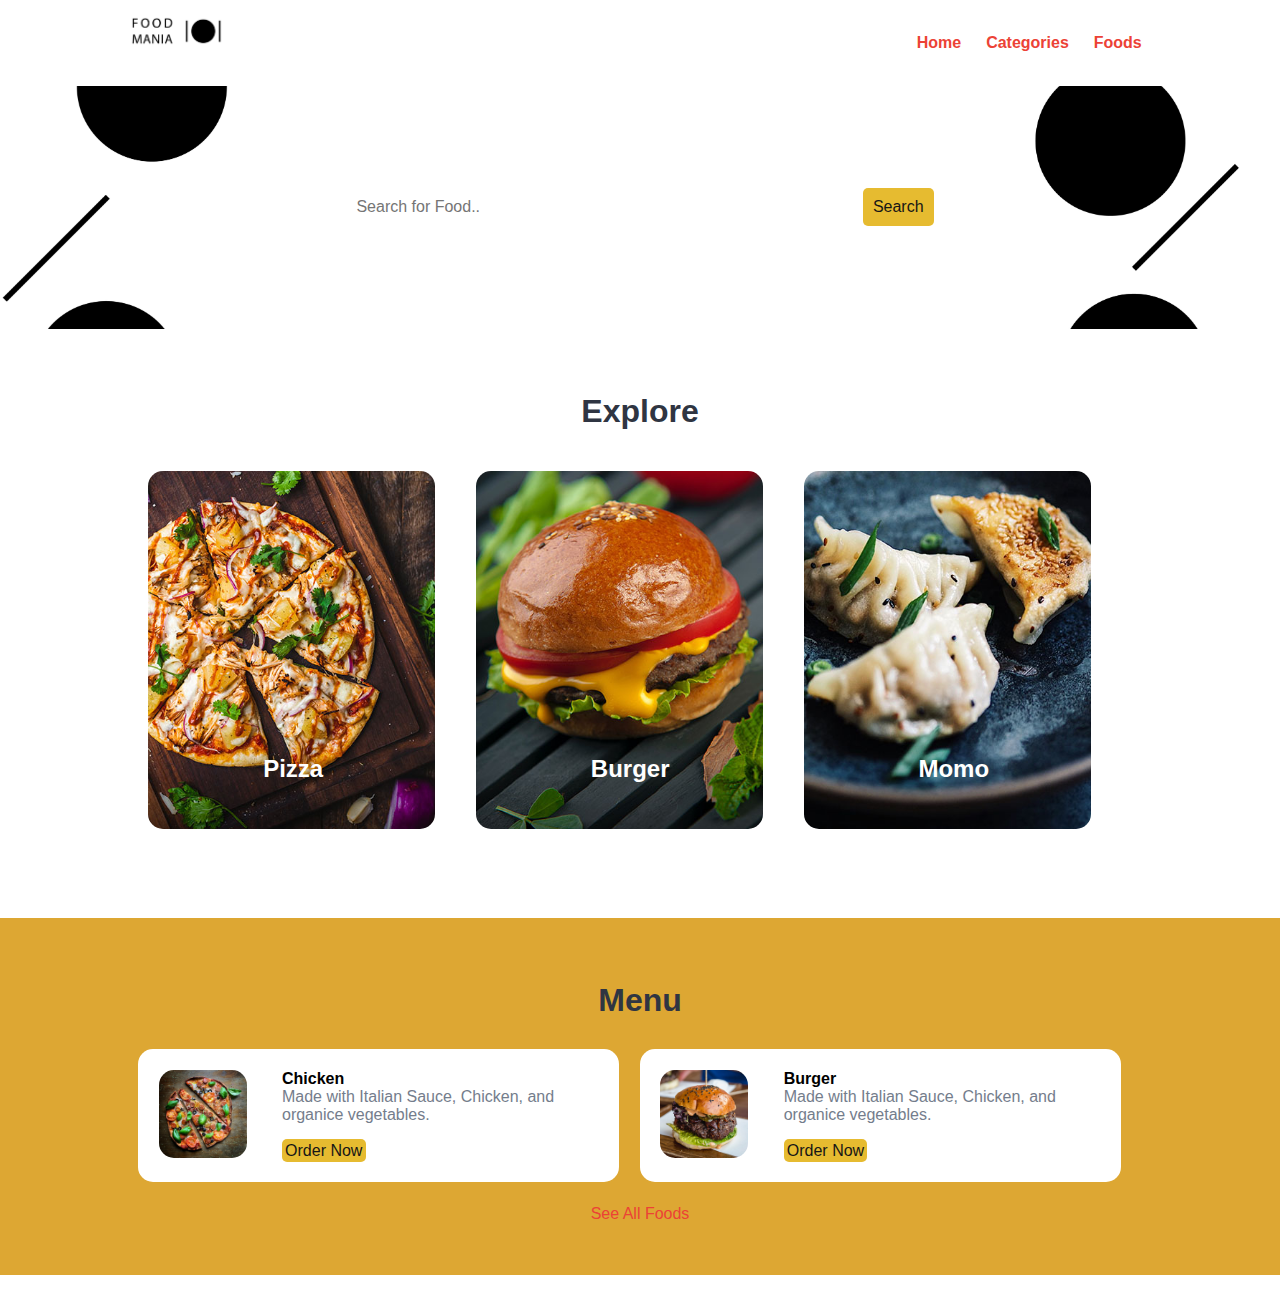
<file: index.html>
<!DOCTYPE html>
<html lang="en">
<head>
    <meta charset="UTF-8">
    <!-- Important to make website responsive -->
    <meta name="viewport" content="width=device-width, initial-scale=1.0">
    <title>Foodmania</title>

    <!-- Link our CSS file -->
    <link rel="stylesheet" href="css/style.css">
</head>

<body>
    <!-- Navbar Section Starts Here -->
    <section class="navbar">
        <div class="container">
            <div class="logo">
                <a href="#" title="Logo">
                    <img src="images/logo.png" alt="Restaurant Logo" class="img-responsive">
                </a>
            </div>

            <div class="menu text-right">
                <ul>
                    <li>
                        <a href="index.html">Home</a>
                    </li>
                    <li>
                        <a href="categories.html">Categories</a>
                    </li>
                    <li>
                        <a href="foods.html">Foods</a>
                    </li>
                </ul>
            </div>

            <div class="clearfix"></div>
        </div>
    </section>
    <!-- Navbar Section Ends Here -->

    <!-- Food Search Section Starts Here -->
    <section class="food-search text-center">
        <div class="container">
            
            <form action="food-search.html" method="POST">
                <input type="search" name="search" placeholder="Search for Food.." required>
                <input type="submit" name="submit" value="Search" class="btn btn-primary">
            </form>

        </div>
    </section>
    <!-- Food Search Section Ends Here -->

    <!-- CAtegories Section Starts Here -->
    <section class="categories">
        <div class="container">
            <h2 class="text-center">Explore</h2>

            <a href="category-foods.html">
            <div class="box-3 float-container">
                <img src="images/pizza.jpg" alt="Pizza" class="img-responsive img-curve">

                <h3 class="float-text text-white">Pizza</h3>
            </div>
            </a>

            <a href="#">
            <div class="box-3 float-container">
                <img src="images/burger.jpg" alt="Burger" class="img-responsive img-curve">

                <h3 class="float-text text-white">Burger</h3>
            </div>
            </a>

            <a href="#">
            <div class="box-3 float-container">
                <img src="images/momo.jpg" alt="Momo" class="img-responsive img-curve">

                <h3 class="float-text text-white">Momo</h3>
            </div>
            </a>

            <div class="clearfix"></div>
        </div>
    </section>
    <!-- Categories Section Ends Here -->

    <!-- fOOD MEnu Section Starts Here -->
    <section class="food-menu">
        <div class="container">
            <h2 class="text-center">Menu</h2>

            <div class="food-menu-box">
                <div class="food-menu-img">
                    <img src="images/menu-pizza.jpg" alt="Chicke Hawain Pizza" class="img-responsive img-curve">
                </div>

                <div class="food-menu-desc">
                    <h4>Chicken</h4>
                    <p class="food-detail">
                        Made with Italian Sauce, Chicken, and organice vegetables.
                    </p>
                    <br>

                    <a href="order.html" class="btn btn-primary">Order Now</a>
                </div>
            </div>

            <div class="food-menu-box">
                <div class="food-menu-img">
                    <img src="images/menu-burger.jpg" alt="Chicke Hawain Pizza" class="img-responsive img-curve">
                </div>

                <div class="food-menu-desc">
                    <h4>Burger</h4>
                    <p class="food-detail">
                        Made with Italian Sauce, Chicken, and organice vegetables.
                    </p>
                    <br>

                    <a href="#" class="btn btn-primary">Order Now</a>
                </div>
            </div>

            <div class="clearfix"></div>

            

        </div>

        <p class="text-center">
            <a href="#">See All Foods</a>
        </p>
    </section>
    <!-- fOOD Menu Section Ends Here -->


    <!-- footer Section Starts Here -->
    <section class="footer">
        <div class="container text-center">
            
        </div>
    </section>
    <!-- footer Section Ends Here -->

</body>
</html>
</file>
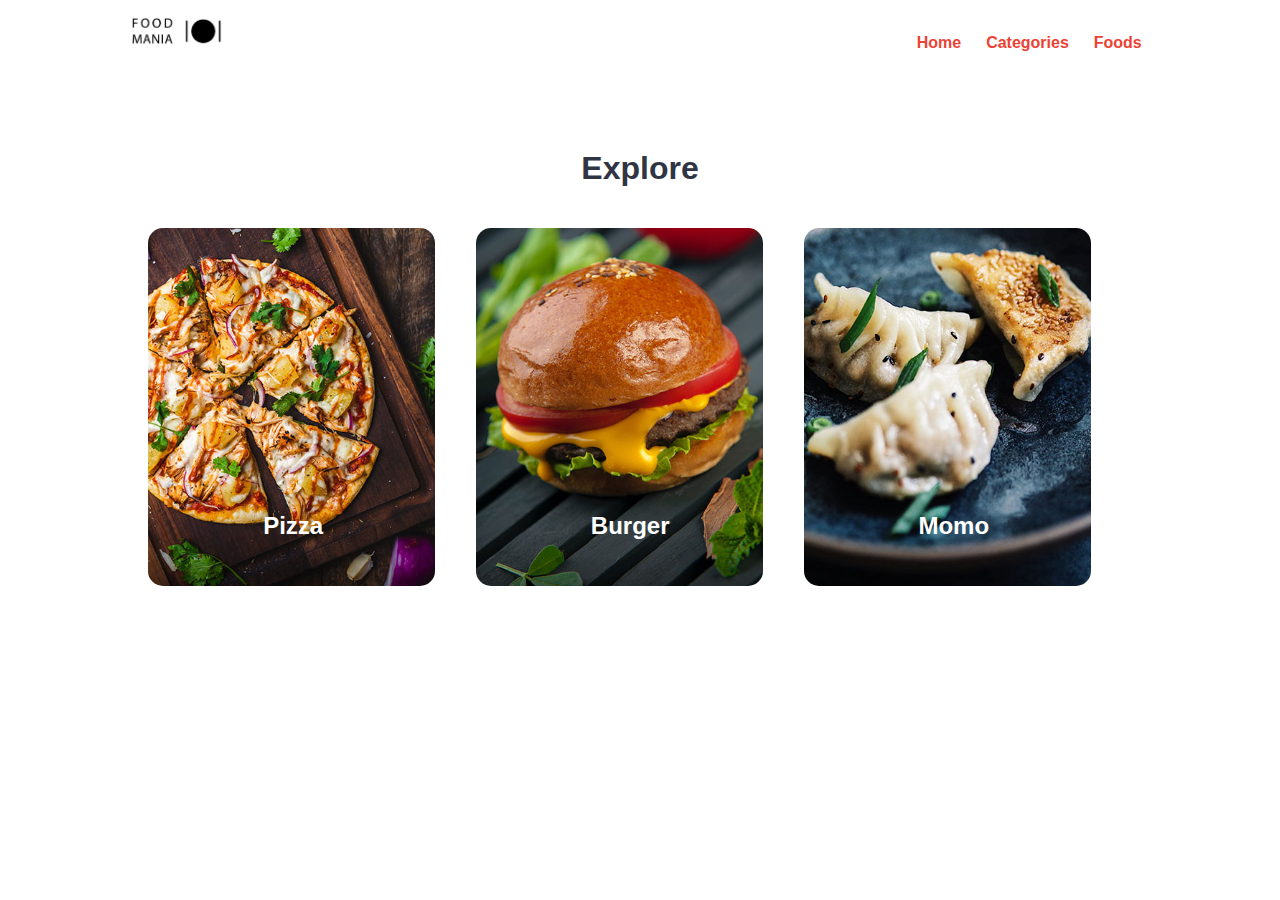
<file: categories.html>
<!DOCTYPE html>
<html lang="en">
<head>
    <meta charset="UTF-8">
    <!-- Important to make website responsive -->
    <meta name="viewport" content="width=device-width, initial-scale=1.0">
    <title>Foodmania</title>

    <!-- Link our CSS file -->
    <link rel="stylesheet" href="css/style.css">
</head>

<body>
    <!-- Navbar Section Starts Here -->
    <section class="navbar">
        <div class="container">
            <div class="logo">
                <a href="#" title="Logo">
                    <img src="images/logo.png" alt="Restaurant Logo" class="img-responsive">
                </a>
            </div>

            <div class="menu text-right">
                <ul>
                    <li>
                        <a href="index.html">Home</a>
                    </li>
                    <li>
                        <a href="categories.html">Categories</a>
                    </li>
                    <li>
                        <a href="foods.html">Foods</a>
                    </li>
                </ul>
            </div>

            <div class="clearfix"></div>
        </div>
    </section>
    <!-- Navbar Section Ends Here -->



    <!-- CAtegories Section Starts Here -->
    <section class="categories">
        <div class="container">
            <h2 class="text-center">Explore</h2>

            <a href="category-foods.html">
            <div class="box-3 float-container">
                <img src="images/pizza.jpg" alt="Pizza" class="img-responsive img-curve">

                <h3 class="float-text text-white">Pizza</h3>
            </div>
            </a>

            <a href="#">
            <div class="box-3 float-container">
                <img src="images/burger.jpg" alt="Burger" class="img-responsive img-curve">

                <h3 class="float-text text-white">Burger</h3>
            </div>
            </a>

            <a href="#">
            <div class="box-3 float-container">
                <img src="images/momo.jpg" alt="Momo" class="img-responsive img-curve">

                <h3 class="float-text text-white">Momo</h3>
            </div>
            </a>

 
            <div class="clearfix"></div>
        </div>
    </section>
    <!-- Categories Section Ends Here -->


    <!-- footer Section Starts Here -->
    <section class="footer">
        <div class="container text-center">
           
        </div>
    </section>
    <!-- footer Section Ends Here -->

</body>
</html>
</file>
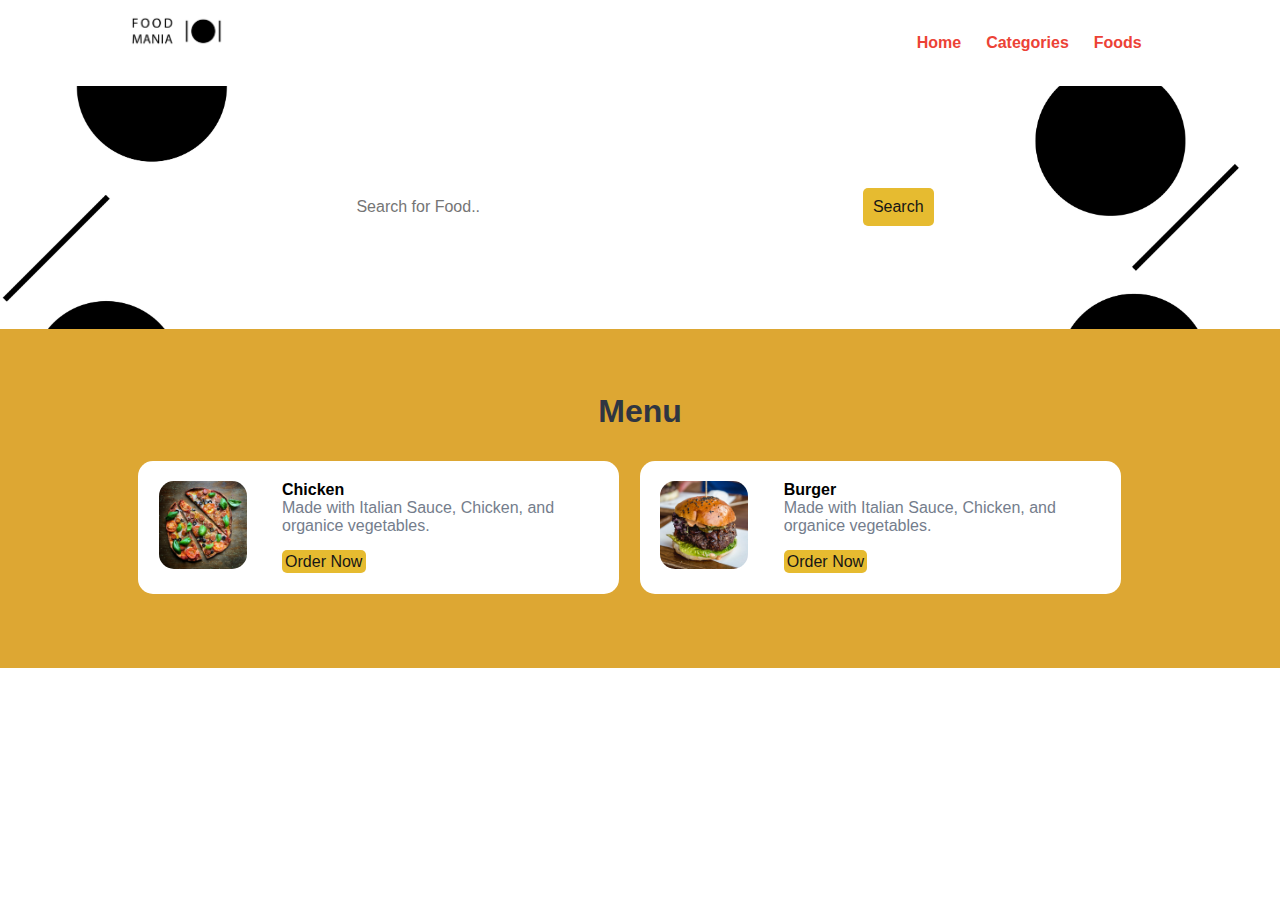
<file: foods.html>
<!DOCTYPE html>
<html lang="en">
<head>
    <meta charset="UTF-8">
    <!-- Important to make website responsive -->
    <meta name="viewport" content="width=device-width, initial-scale=1.0">
    <title>Foodmania</title>

    <!-- Link our CSS file -->
    <link rel="stylesheet" href="css/style.css">
</head>

<body>
    <!-- Navbar Section Starts Here -->
    <section class="navbar">
        <div class="container">
            <div class="logo">
                <a href="#" title="Logo">
                    <img src="images/logo.png" alt="Restaurant Logo" class="img-responsive">
                </a>
            </div>

            <div class="menu text-right">
                <ul>
                    <li>
                        <a href="index.html">Home</a>
                    </li>
                    <li>
                        <a href="categories.html">Categories</a>
                    </li>
                    <li>
                        <a href="foods.html">Foods</a>
                    </li>
                </ul>
            </div>

            <div class="clearfix"></div>
        </div>
    </section>
    <!-- Navbar Section Ends Here -->

    <!-- Food Search Section Starts Here -->
    <section class="food-search text-center">
        <div class="container">
            
            <form action="food-search.html" method="POST">
                <input type="search" name="search" placeholder="Search for Food.." required>
                <input type="submit" name="submit" value="Search" class="btn btn-primary">
            </form>

        </div>
    </section>
    <!-- Food Search Section Ends Here -->



    <!-- Food Menu Section Starts Here -->
    <section class="food-menu">
        <div class="container">
            <h2 class="text-center">Menu</h2>

            <div class="food-menu-box">
                <div class="food-menu-img">
                    <img src="images/menu-pizza.jpg" alt="Chicke Hawain Pizza" class="img-responsive img-curve">
                </div>

                <div class="food-menu-desc">
                    <h4>Chicken</h4>
                    <p class="food-detail">
                        Made with Italian Sauce, Chicken, and organice vegetables.
                    </p>
                    <br>

                    <a href="#" class="btn btn-primary">Order Now</a>
                </div>
            </div>

            <div class="food-menu-box">
                <div class="food-menu-img">
                    <img src="images/menu-burger.jpg" alt="Chicke Hawain Pizza" class="img-responsive img-curve">
                </div>

                <div class="food-menu-desc">
                    <h4>Burger</h4>
                    <p class="food-detail">
                        Made with Italian Sauce, Chicken, and organice vegetables.
                    </p>
                    <br>

                    <a href="#" class="btn btn-primary">Order Now</a>
                </div>
            </div>

            <div class="clearfix"></div>

        </div>

    </section>
    <!-- Food Menu Section Ends Here -->

    <!-- footer Section Starts Here -->
    <section class="footer">
        <div class="container text-center">
            
        </div>
    </section>
    <!-- footer Section Ends Here -->

</body>
</html>
</file>
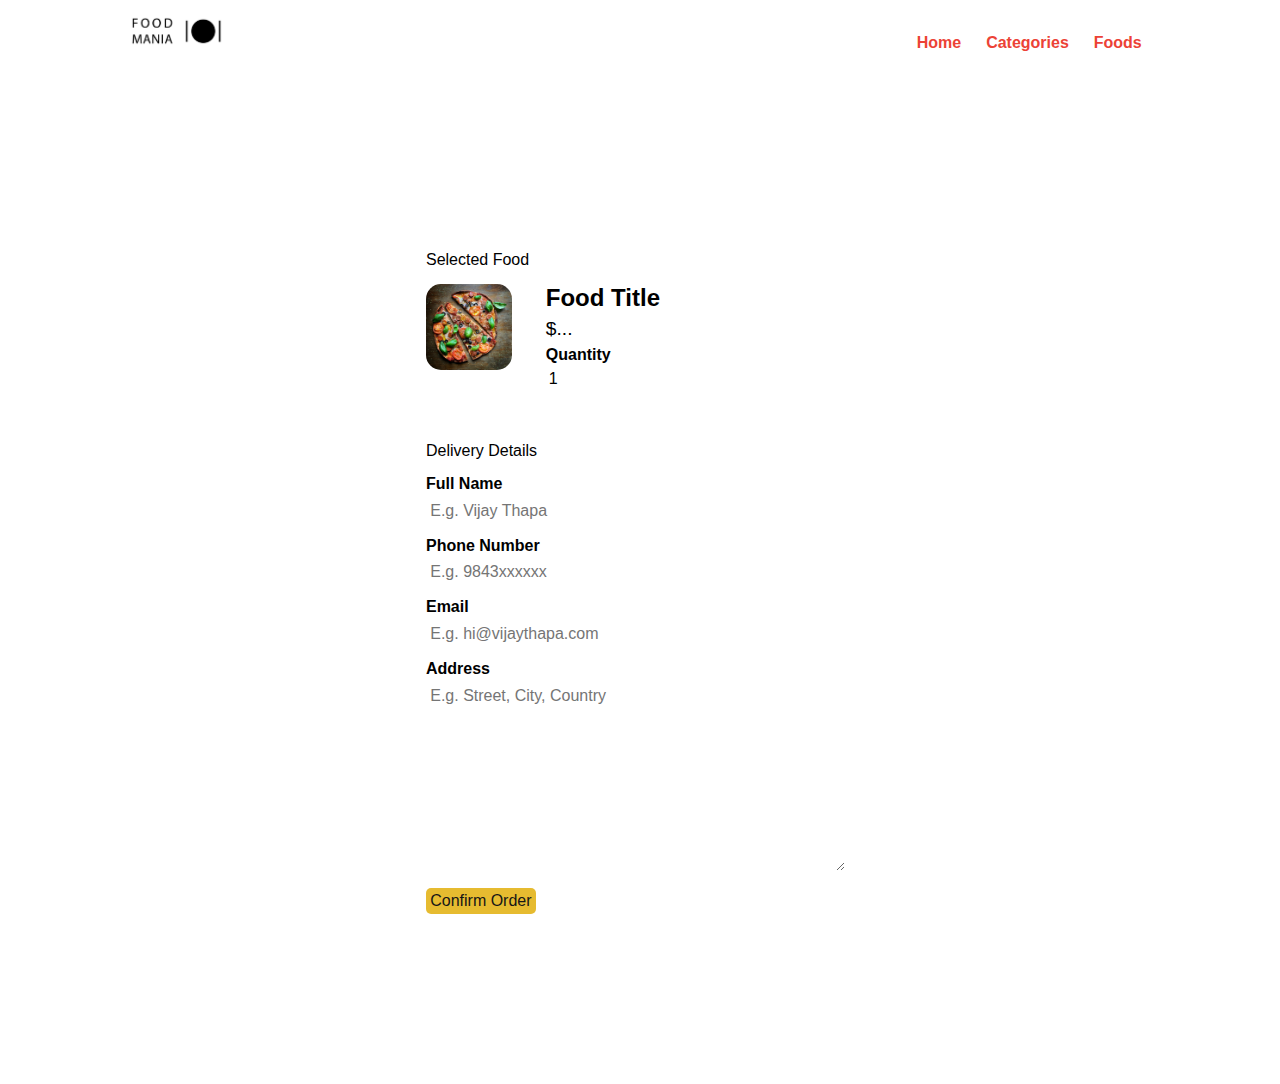
<file: order.html>
<!DOCTYPE html>
<html lang="en">
<head>
    <meta charset="UTF-8">
    <!-- Important to make website responsive -->
    <meta name="viewport" content="width=device-width, initial-scale=1.0">
    <title>Foodmania</title>

    <!-- Link our CSS file -->
    <link rel="stylesheet" href="css/style.css">
</head>

<body>
    <!-- Navbar Section Starts Here -->
    <section class="navbar">
        <div class="container">
            <div class="logo">
                <a href="#" title="Logo">
                    <img src="images/logo.png" alt="Restaurant Logo" class="img-responsive">
                </a>
            </div>

            <div class="menu text-right">
                <ul>
                    <li>
                        <a href="index.html">Home</a>
                    </li>
                    <li>
                        <a href="categories.html">Categories</a>
                    </li>
                    <li>
                        <a href="foods.html">Foods</a>
                    </li>
                </ul>
            </div>

            <div class="clearfix"></div>
        </div>
    </section>
    <!-- Navbar Section Ends Here -->

    <!-- Food Search Section Starts Here -->
    <section class="food-search">
        <div class="container">
            
            <h2 class="text-center text-white">Fill this form to confirm your order.</h2>

            <form action="#" class="order">
                <fieldset>
                    <legend>Selected Food</legend>

                    <div class="food-menu-img">
                        <img src="images/menu-pizza.jpg" alt="Chicke Hawain Pizza" class="img-responsive img-curve">
                    </div>
    
                    <div class="food-menu-desc">
                        <h3>Food Title</h3>
                        <p class="food-price">$...</p>

                        <div class="order-label">Quantity</div>
                        <input type="number" name="qty" class="input-responsive" value="1" required>
                        
                    </div>

                </fieldset>
                
                <fieldset>
                    <legend>Delivery Details</legend>
                    <div class="order-label">Full Name</div>
                    <input type="text" name="full-name" placeholder="E.g. Vijay Thapa" class="input-responsive" required>

                    <div class="order-label">Phone Number</div>
                    <input type="tel" name="contact" placeholder="E.g. 9843xxxxxx" class="input-responsive" required>

                    <div class="order-label">Email</div>
                    <input type="email" name="email" placeholder="E.g. hi@vijaythapa.com" class="input-responsive" required>

                    <div class="order-label">Address</div>
                    <textarea name="address" rows="10" placeholder="E.g. Street, City, Country" class="input-responsive" required></textarea>

                    <input type="submit" name="submit" value="Confirm Order" class="btn btn-primary">
                </fieldset>

            </form>

        </div>
    </section>
    <!-- Food Search Section Ends Here -->

    <!-- Footer Starts Here -->
    <section class="footer">
        <div class="container text-center">
            
        </div>
    </section>
    <!-- Footer Ends Here -->

</body>
</html>
</file>
<file: css/style.css>
*{
    margin: 0 0;
    padding: 0 0;
    font-family: Arial, Helvetica, sans-serif;
}
.container{
    width: 80%;
    margin: 0 auto;
    padding: 1%;
}
.img-responsive{
    width: 100%;
}
.img-curve{
    border-radius: 15px;
}

.text-right{
    text-align: right;
}
.text-center{
    text-align: center;
}
.text-left{
    text-align: left;
}
.text-white{
    color: white;
}

.clearfix{
    clear: both;
    float: none;
}

a{
    color: #ec4236;
    text-decoration: none;
}
a:hover{
    color: #a32c24;
}

.btn{
    padding: 1%;
    border: none;
    font-size: 1rem;
    border-radius: 5px;
}
.btn-primary{
    background-color: #e6bb30;
    color: rgb(22, 22, 22);
    cursor: pointer;
}
.btn-primary:hover{
    color: rgb(22, 22, 22);
    background-color: #c58025;
}
h2{
    color: #2f3542;
    font-size: 2rem;
    margin-bottom: 2%;
}
h3{
    font-size: 1.5rem;
}
.float-container{
    position: relative;
}
.float-text{
    position: absolute;
    bottom: 50px;
    left: 40%;
}
fieldset{
    border: 1px solid white;
    margin: 5%;
    padding: 3%;
    border-radius: 5px;
}


/* CSSS for navbar section */

.logo{
    width: 10%;
    float: left;
}
.menu{
    line-height: 60px;
}
.menu ul{
    list-style-type: none;
}

.menu ul li{
    display: inline;
    padding: 1%;
    font-weight: bold;
}


.food-search{
    background-image: url(../images/bg.jpg);
    background-size: cover;
    background-repeat: no-repeat;
    background-position: center;
    padding: 7% 0;
}

.food-search input[type="search"]{
    width: 50%;
    padding: 1%;
    font-size: 1rem;
    border: none;
    border-radius: 5px;
}


.categories{
    padding: 4% 0;
}

.box-3{
    width: 28%;
    float: left;
    margin: 2%;
}


.food-menu{
    background-color: #dda733;
    padding: 4% 0;
}
.food-menu-box{
    width: 43%;
    margin: 1%;
    padding: 2%;
    float: left;
    background-color: white;
    border-radius: 15px;
}

.food-menu-img{
    width: 20%;
    float: left;
}

.food-menu-desc{
    width: 70%;
    float: left;
    margin-left: 8%;
}

.food-price{
    font-size: 1.2rem;
    margin: 2% 0;
}
.food-detail{
    font-size: 1rem;
    color: #747d8c;
}


.social ul{
    list-style-type: none;
}
.social ul li{
    display: inline;
    padding: 1%;
}

.order{
    width: 50%;
    margin: 0 auto;
}
.input-responsive{
    width: 96%;
    padding: 1%;
    margin-bottom: 3%;
    border: none;
    border-radius: 5px;
    font-size: 1rem;
}
.order-label{
    margin-bottom: 1%; 
    font-weight: bold;
}

@media only screen and (max-width:768px){
    .logo{
        width: 80%;
        float: none;
        margin: 1% auto;
    }

    .menu ul{
        text-align: center;
    }

    .food-search input[type="search"]{
        width: 90%;
        padding: 2%;
        margin-bottom: 3%;
    }

    .btn{
        width: 91%;
        padding: 2%;
    }

    .food-search{
        padding: 10% 0;
    }

    .categories{
        padding: 20% 0;
    }
    h2{
        margin-bottom: 10%;
    }
    .box-3{
        width: 100%;
        margin: 4% auto;
    }

    .food-menu{
        padding: 20% 0;
    }

    .food-menu-box{
        width: 90%;
        padding: 5%;
        margin-bottom: 5%;
    }
    .social{
        padding: 5% 0;
    }
    .order{
        width: 100%;
    }
}
</file>
